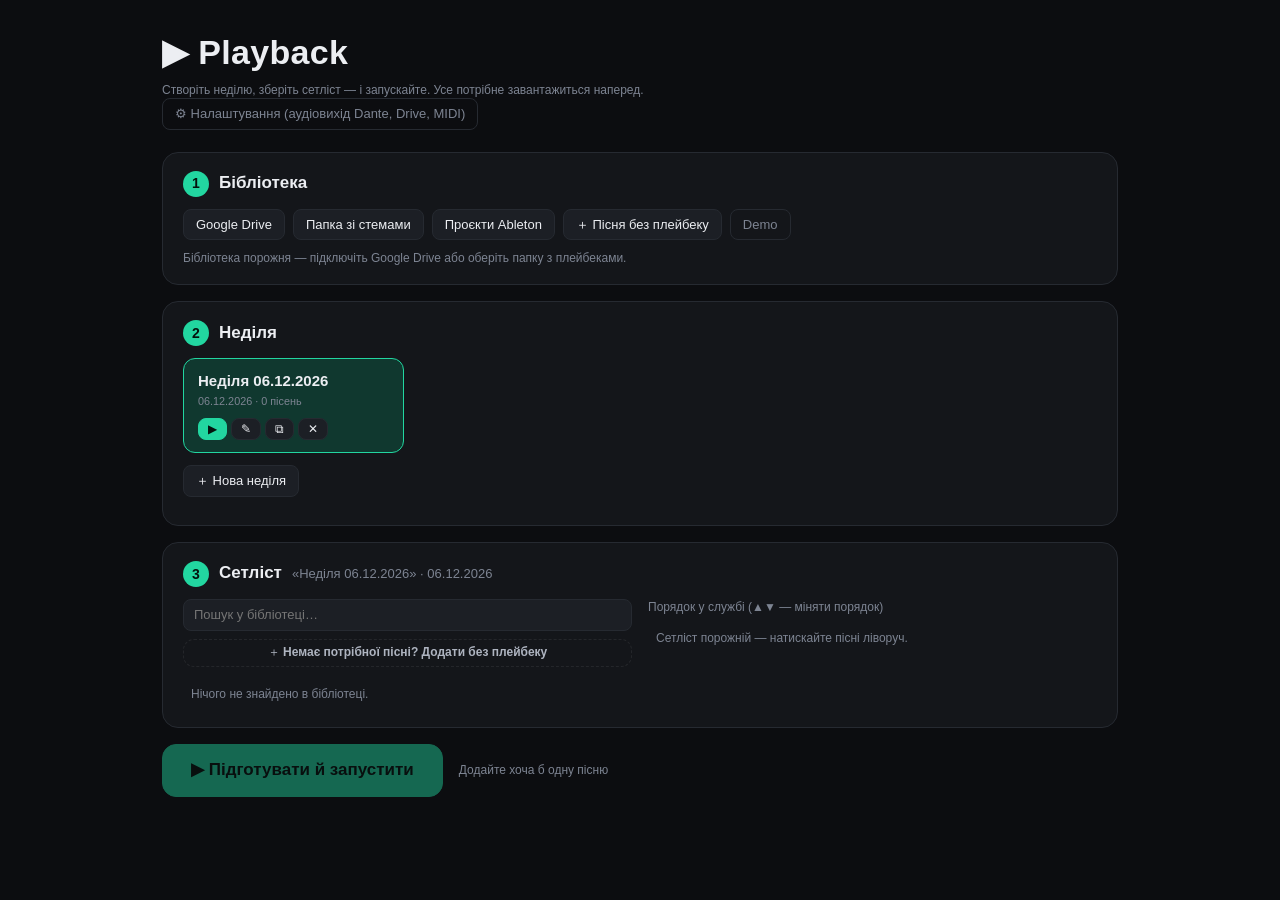
<file: index.html>
<!doctype html>
<html lang="uk">
<head>
<meta charset="utf-8">
<meta name="viewport" content="width=device-width, initial-scale=1">
<title>Playback</title>
<link rel="stylesheet" href="style.css?v=202611181728">
</head>
<body>
<svg width="0" height="0" style="position:absolute" aria-hidden="true">
  <defs>
    <symbol id="i-sections" viewBox="0 0 24 24"><rect x="3" y="4" width="18" height="4" rx="1.5"/><rect x="3" y="10" width="12" height="4" rx="1.5"/><rect x="3" y="16" width="15" height="4" rx="1.5"/></symbol>
    <symbol id="i-tune" viewBox="0 0 24 24"><path d="M4 7h9M17 7h3M4 17h3M11 17h9"/><circle cx="15" cy="7" r="2"/><circle cx="9" cy="17" r="2"/></symbol>
    <symbol id="i-fade" viewBox="0 0 24 24"><path d="M3 5c8 0 10 14 18 14"/><path d="M3 21h18" opacity=".35"/></symbol>
    <symbol id="i-pad" viewBox="0 0 24 24"><path d="M2 12c2-7 4-7 6 0s4 7 6 0 4-7 6 0"/></symbol>
    <symbol id="i-ver" viewBox="0 0 24 24"><circle cx="12" cy="12" r="9"/><path d="M12 7v5l3 2"/></symbol>
    <symbol id="i-export" viewBox="0 0 24 24"><path d="M12 3v12M7 10l5 5 5-5M4 20h16"/></symbol>
    <symbol id="i-upload" viewBox="0 0 24 24"><path d="M12 16V4M7 9l5-5 5 5M4 20h16"/></symbol>
    <symbol id="i-play" viewBox="0 0 24 24"><path d="M8 5l11 7-11 7z" fill="currentColor" stroke="none"/></symbol>
    <symbol id="i-drag" viewBox="0 0 24 24"><g fill="currentColor" stroke="none"><circle cx="9" cy="6" r="1.5"/><circle cx="15" cy="6" r="1.5"/><circle cx="9" cy="12" r="1.5"/><circle cx="15" cy="12" r="1.5"/><circle cx="9" cy="18" r="1.5"/><circle cx="15" cy="18" r="1.5"/></g></symbol>
    <symbol id="i-copy" viewBox="0 0 24 24"><rect x="8" y="8" width="12" height="12" rx="2.5"/><path d="M16 8V6.5A2.5 2.5 0 0 0 13.5 4h-7A2.5 2.5 0 0 0 4 6.5v7A2.5 2.5 0 0 0 6.5 16H8"/></symbol>
    <symbol id="i-anchor" viewBox="0 0 24 24"><path d="M5 4v16M9 12h11M13 8l-4 4 4 4"/></symbol>
    <symbol id="i-merge" viewBox="0 0 24 24"><path d="M4 6h5l3 6 3 6h5M4 18h5l3-6 3-6h5"/></symbol>
    <symbol id="i-trash" viewBox="0 0 24 24"><path d="M4 7h16M10 11v6M14 11v6M6 7l1 13h10l1-13M9 7V4h6v3"/></symbol>
    <symbol id="i-scissors" viewBox="0 0 24 24"><circle cx="6" cy="7" r="2.5"/><circle cx="6" cy="17" r="2.5"/><path d="M8 8.5L20 18M8 15.5L20 6"/></symbol>
    <symbol id="i-undo" viewBox="0 0 24 24"><path d="M9 14L4 9l5-5"/><path d="M4 9h10a6 6 0 0 1 0 12h-3"/></symbol>
    <symbol id="i-mic" viewBox="0 0 24 24"><rect x="9" y="3" width="6" height="11" rx="3"/><path d="M5 11a7 7 0 0 0 14 0M12 18v3"/></symbol>
    <symbol id="i-plus" viewBox="0 0 24 24"><path d="M12 5v14M5 12h14"/></symbol>
    <symbol id="i-lock" viewBox="0 0 24 24"><rect x="5" y="11" width="14" height="9" rx="2.5"/><path d="M8 11V8a4 4 0 0 1 8 0v3"/></symbol>
    <symbol id="i-star" viewBox="0 0 24 24"><path d="M12 3l2.7 5.6 6.1.9-4.4 4.3 1 6.1L12 17l-5.4 2.9 1-6.1L3.2 9.5l6.1-.9z"/></symbol>
    <symbol id="i-up" viewBox="0 0 24 24"><path d="M6 15l6-6 6 6"/></symbol>
    <symbol id="i-down" viewBox="0 0 24 24"><path d="M6 9l6 6 6-6"/></symbol>
    <symbol id="i-join" viewBox="0 0 24 24"><path d="M3 12h5M16 12h5M8 7v10M16 7v10"/></symbol>
    <symbol id="i-alert" viewBox="0 0 24 24"><path d="M12 4l10 17H2z"/><path d="M12 10v5M12 18v.5"/></symbol>
    <symbol id="i-trim" viewBox="0 0 24 24"><path d="M4 6v12M20 6v12M8 12h8M8 12l3-3M8 12l3 3M16 12l-3-3M16 12l-3 3"/></symbol>
  </defs>
</svg>
<div id="home" class="screen">
  <div class="wrap">
    <div class="hero"><div class="logo">▶ Playback</div><div class="hint">Створіть неділю, зберіть сетліст — і запускайте. Усе потрібне завантажиться наперед.</div>
      <div class="row"><button id="hContinue" class="primary" hidden>↩ Повернутись до запуску</button><button id="hSettings" class="ghost">⚙ Налаштування (аудіовихід Dante, Drive, MIDI)</button></div></div>

    <section class="card2">
      <h2><span class="n">1</span> Бібліотека</h2>
      <div class="row">
        <button id="hDrive">Google Drive</button><button id="hLocal">Папка зі стемами</button><button id="hAbleton">Проєкти Ableton</button>
        <button id="hNew" title="Метроном + пад, зберігається під назвою пісні">＋ Пісня без плейбеку</button><button id="hDemo" class="ghost">Demo</button>
      </div>
      <div id="hLibInfo" class="hint"></div>
    </section>

    <section class="card2">
      <h2><span class="n">2</span> Неділя</h2>
      <div id="sundayList" class="sundays"></div>
      <div class="row"><button id="hNewSunday">＋ Нова неділя</button></div>
      <div id="newSunday" class="newsun" hidden>
        <label>Назва <input id="nsuName"></label><label>Дата <input id="nsuDate" type="date"></label>
        <label class="chk"><input type="checkbox" id="nsuCopy"> Почати з сетлісту поточної неділі</label>
        <div class="row"><button id="nsuCreate" class="primary">Створити</button><button id="nsuCancel">Скасувати</button></div>
      </div>
    </section>

    <section class="card2">
      <h2><span class="n">3</span> Сетліст <small id="bTitle"></small></h2>
      <div class="builder">
        <div>
          <input id="bSearch" placeholder="Пошук у бібліотеці…">
          <button id="bQuickBtn" class="btn ghost sm bq-btn" type="button">＋ Немає потрібної пісні? Додати без плейбеку</button>
          <div id="bQuick" class="bquick" hidden>
            <label>Назва пісні<input id="qaName" placeholder="Напр. «Святий Святий»" autocomplete="off"></label>
            <div class="qa-row">
              <label>Темп, BPM<span class="qa-bpm"><input id="qaBpm" type="number" min="30" max="300" step="0.5" value="72"><button id="qaTap" type="button" class="btn sm">Tap</button></span></label>
              <label>Розмір<select id="qaSig"><option>4/4</option><option>3/4</option><option>2/4</option><option>5/4</option><option>6/8</option><option>12/8</option></select></label>
              <label>Дрон-пад<select id="qaKey"><option value="">без паду</option></select></label>
            </div>
            <label class="sw" id="qaAutoRow" hidden><input type="checkbox" id="qaAuto" checked><span class="trk"></span><span class="lbl">Пад стартує разом із піснею</span></label>
            <div class="row" style="margin:6px 0 0"><button id="qaAdd" class="btn solid" type="button">Додати в сетліст</button><button id="qaCancel" class="btn ghost" type="button">Скасувати</button></div>
          </div>
          <ul id="bLib" class="list"></ul>
        </div>
        <div><div class="hint" style="margin-bottom:8px">Порядок у службі (▲▼ — міняти порядок)</div><ul id="bSet" class="list"></ul></div>
      </div>
    </section>

    <div class="cta"><button id="hLaunch" class="primary big">▶ Підготувати й запустити</button><span id="hLaunchInfo" class="hint"></span></div>
  </div>
</div>

<div id="preflight" class="screen" hidden>
  <div class="wrap">
    <h1 id="pfTitle">Підготовка…</h1>
    <div class="pfbar"><i id="pfBar"></i><span id="pfPct">0%</span></div>
    <div id="pfSummary" class="hint" style="margin:8px 0"></div>
    <div id="pfSpeed" class="hint"></div>
    <div id="pfNote" class="hint" style="min-height:18px"></div>
    <div id="pfRows"></div>
    <div class="row" style="margin-top:14px">
      <label>Пам'ять
        <select id="pfMem" class="inline"><option value="economy">Економно: у RAM поточна + наступна пісня</option><option value="full">Повністю: усі пісні в RAM (потрібно багато пам'яті)</option></select></label>
      <label class="chk"><input type="checkbox" id="pfAuto" checked> Входити автоматично, коли все готово</label>
    </div>
    <div class="row">
      <button id="pfEnter" class="primary big" disabled>▶ Увійти в режим запуску</button>
      <button id="pfRetry" hidden>↻ Повторити</button>
      <button id="pfCancel">← Назад</button>
    </div>
    <p class="hint">Що робиться: файли з Drive скачуються в кеш, звук розпаковується, гайди розпізнаються й розставляються секції, а для пісень зі зміненою тональністю/темпом заздалегідь готуються нові версії. У режимі запуску наступна пісня підвантажується у фоні, поки грає поточна.</p>
  </div>
</div>

<header id="top">
  <button id="btnHome" class="tbtn small" title="Домашня сторінка: неділі та сетліст">⌂</button>
  <div class="bpmbox"><b id="bpm">—</b><span id="sig">4/4</span></div>
  <div class="clockbox"><div id="clock">00:00</div><small id="clockSub">0:00 / 0:00</small></div>
  <button id="btnPad" class="tbtn small" title="Пади">PAD</button>

  <div class="transport">
    <button id="btnPrev" class="tbtn" title="Попередня пісня">⏮</button>
    <button id="btnPlay" class="tbtn play" title="Space">▶</button>
    <button id="btnStop" class="tbtn" title="Стоп">■</button>
    <button id="btnNext" class="tbtn" title="Наступна пісня">⏭</button>
    <button id="btnFade" class="tbtn" title="Fade out: плавно затухнути й зупинити">◺</button>
  </div>

  <div class="right">
    <span id="warn" class="warnbadge" hidden title="Зауваження імпорту">⚠</span>
    <button id="btnEdit" class="tbtn small">EDIT</button>
    <button id="btnSetlist" class="tbtn small" title="Бібліотека та сетліст">☰♪</button>
    <button id="btnMenu" class="tbtn small" title="Меню">≡</button>
    <div id="menu" class="menu" hidden>
      <nav id="tabs">
        <button data-tab="patch">Патч / роутинг</button>
        <button data-tab="pads">Пади</button>
        <button data-tab="remote">📱 Пульт (телефон)</button>
        <button data-tab="settings">Налаштування</button>
      </nav>
    </div>
  </div>
</header>

<main>
  <section id="strip">
    <div id="cards" class="cards"><div class="empty">Додайте пісні в сетліст (☰♪) або відкрийте Demo</div></div>
  </section>

  <section id="wave">
    <canvas id="waveCv"></canvas>
    <div id="sections"></div>
    <div id="fadeTail" hidden></div>
    <div id="fadeMark" hidden><span>FADE</span></div>
    <div id="playhead"></div>
    <div id="selbar" hidden><span id="selInfo"></span><button id="selDel">Видалити</button><button id="selClear" title="Esc">✕</button></div>
    <div id="waveHint">Оберіть пісню</div>
  </section>

  <section id="mixer">
    <div id="strips"></div>
    <div id="side">
      <button id="sidePatch" class="sbtn">PATCH</button>
      <button id="sidePad" class="sbtn">PAD<br>PLAYER</button>
      <button id="btnLoop" class="sbtn" title="Зациклити поточну секцію (без пауз)">LOOP</button>
      <button id="sideMute" class="sbtn" title="Вимкнути/увімкнути всі стеми">MUTE<br>ALL</button>
      <div class="masterbox">
        <div class="fader master"><input id="master" type="range" min="0" max="1.5" step="0.01" value="1"></div>
        <div class="nm">Master</div>
      </div>
    </div>
  </section>

  <div class="songbar"><span id="songName">Оберіть пісню</span><small id="songMeta"></small><small id="trimInfo"></small></div>
</main>

<footer><span id="status" class="status"></span></footer>

<!-- Overlay panels -->
<div id="overlay" hidden>
  <div id="sheet">
    <button id="closeSheet" class="close" title="Закрити">✕</button>

    <section id="tab-library" class="tab" hidden>
      <h3>Бібліотека</h3>
      <div class="row">
        <button id="btnDrive">Google Drive</button>
        <button id="btnLocal">Папка</button>
        <button id="btnAbleton" title="Папка з проєктами Ableton (.als)">Ableton</button>
        <button id="btnDemo">Demo</button>
        <button id="btnNewSong" title="Пісня без плейбеку: метроном + пад, зберігається під назвою пісні">＋ Без плейбеку</button>
      </div>
      <input id="search" placeholder="Пошук пісні…">
      <ul id="library" class="list"></ul>
      <h3>Сетліст</h3>
      <ul id="setlist" class="list"></ul>
      <label class="chk"><input type="checkbox" id="chkAuto"> Авто-перехід на наступну пісню</label>
    </section>

    <section id="tab-edit" class="tab edit" hidden>
      <header class="eh">
        <div class="eh-main">
          <div class="eh-kicker">Редактор пісні</div>
          <h2 id="ehTitle">—</h2>
          <div id="ehMeta" class="eh-meta"></div>
        </div>
        <div id="ehChips" class="chips"></div>
      </header>
      <div class="ebody">
        <nav id="enav" class="enav">
          <button data-p="struct" class="on"><svg class="ic"><use href="#i-sections"/></svg><span>Структура</span></button>
          <button data-p="tone"><svg class="ic"><use href="#i-tune"/></svg><span>Тон і темп</span></button>
          <button data-p="fade"><svg class="ic"><use href="#i-fade"/></svg><span>Fade-out</span></button>
          <button data-p="pad"><svg class="ic"><use href="#i-pad"/></svg><span>Пад</span></button>
          <button data-p="ver"><svg class="ic"><use href="#i-ver"/></svg><span>Версії</span></button>
          <button data-p="export"><svg class="ic"><use href="#i-export"/></svg><span>Обрізка й експорт</span></button>
          <div class="enav-foot"><kbd>⌘Z</kbd> скасувати · <kbd>Esc</kbd> закрити</div>
        </nav>

        <div class="epanes">
          <!-- STRUCTURE -->
          <div class="pane on" data-p="struct">
            <details id="report" class="banner" hidden><summary></summary><ul></ul></details>

            <div class="card hero-card">
              <div class="hc-ic"><svg class="ic"><use href="#i-mic"/></svg></div>
              <div class="hc-tx"><b>Секції по Guide</b><span>Апка слухає голосові підказки гайда (Verse, Chorus…) і розставляє секції на таймлайні.</span></div>
              <button id="btnPlayerMk" class="btn" title="Взяти готові секції з плеєр-пакетів ubc-worship-planer на Drive"><svg class="ic"><use href="#i-sections"/></svg>З плеєра…</button>
              <button id="btnDetect" class="btn solid"><svg class="ic"><use href="#i-mic"/></svg>Визначити</button>
              <label class="sw"><input type="checkbox" id="chkDetect"><span class="trk"></span><span class="lbl">Авто для нових пісень</span></label>
            </div>

            <div id="plPanel" class="addpanel" hidden>
              <div class="ap-h"><b>Секції з плеєра ubc-worship-planer</b><button id="plClose" class="ib" title="Закрити">✕</button></div>
              <div id="plInfo" class="muted" style="margin-bottom:10px"></div>
              <input id="plSearch" placeholder="Пошук за назвою проєкту…" style="margin-bottom:10px">
              <div id="plList" class="pl-list"></div>
              <div class="actions"><button id="plRefresh" class="btn ghost sm">↻ Оновити список із Drive</button></div>
            </div>

            <div class="etl-wrap"><div id="etl" class="etl"></div></div>

            <div class="toolbar">
              <div class="grp">
                <button id="btnMark" class="btn"><svg class="ic"><use href="#i-plus"/></svg>Секція тут</button>
                <button id="btnSplit" class="btn"><svg class="ic"><use href="#i-scissors"/></svg>Розділити</button>
              </div>
              <div class="grp">
                <button id="btnUndo" class="btn ghost"><svg class="ic"><use href="#i-undo"/></svg>Скасувати</button>
                <button id="btnResetStruct" class="btn ghost">Скинути</button>
              </div>
              <div class="grp right">
                <button id="joinPrev" class="btn ghost" title="Програти з 4 с до наступного стику"><svg class="ic"><use href="#i-join"/></svg>Прослухати стики</button>
                <label class="mini">Плавність
                  <select id="xfMode"><option value="short">різка · 12 мс</option><option value="mid">звичайна · 30 мс</option><option value="long">м'яка · 80 мс</option></select></label>
              </div>
            </div>

            <div id="quickAdd" class="quick">
              <span class="ql">Додати ще один</span>
              <button data-c="C" style="--c:#22d6a0"><i></i>Приспів</button>
              <button data-c="V" style="--c:#4c9dff"><i></i>Куплет</button>
              <button data-c="B" style="--c:#ff6bb5"><i></i>Брідж</button>
              <button data-c="Pc" style="--c:#ffb020"><i></i>Пре-приспів</button>
              <button data-c="Tg" style="--c:#ff8a4c"><i></i>Тег</button>
              <button data-c="*" style="--c:#8a91a2"><i></i>Інша…</button>
              <span class="qh">спершу оберіть, яку саме секцію повторити і куди вставити</span>
            </div>

            <div id="addPanel" class="addpanel" hidden>
              <div class="ap-h"><b id="apTitle">Додати копію секції</b><button id="apClose" class="ib" title="Закрити">✕</button></div>
              <div class="ap-sec"><label>Яку секцію повторити? <small>можна вибрати кілька — вставляться підряд</small></label><div id="apSrc" class="ap-grid"></div></div>
              <div class="ap-sec"><label>Куди вставити?</label>
                <div id="apWhere" class="seg">
                  <button data-w="cursor" class="on">Після курсору<small id="apCursorName"></small></button>
                  <button data-w="after">Після секції…</button>
                  <button data-w="end">У кінець</button>
                  <button data-w="start">На початок</button>
                </div>
                <select id="apAfter" class="full" hidden></select>
              </div>
              <div class="ap-f">
                <label class="sw"><input type="checkbox" id="apPreview" checked><span class="trk"></span><span class="lbl">Одразу прослухати стик</span></label>
                <div class="actions" style="margin:0"><button id="apAdd" class="btn solid">Додати</button><button id="apCancel" class="btn ghost">Скасувати</button></div>
              </div>
            </div>

            <div class="listhead"><h3>Секції</h3><div id="estSel" class="estsel" hidden><span id="estSelInfo"></span><button id="estSelCopy" class="btn sm" title="Вставити копії вибраних секцій після курсору"><svg class="ic"><use href="#i-copy"/></svg>Копіювати після курсору</button><button id="estSelDel" class="btn danger sm"><svg class="ic"><use href="#i-trash"/></svg>Видалити</button><button id="estSelClear" class="btn ghost sm">Зняти</button></div></div>
            <div id="structList" class="structlist"></div>
            <p class="foot">Перетягніть ⠿ щоб змінити порядок · клік по назві — перейменувати · Shift/Ctrl+клік по кольоровому бейджу — вибрати кілька.</p>
          </div>

          <!-- TONE -->
          <div class="pane" data-p="tone">
            <div class="card">
              <div class="card-h"><h3>Тональність і темп</h3><span class="muted">обробка офлайн · 10–60 с · Click і Guide не транспонуються</span></div>
              <div class="tone-grid">
                <div class="field"><label>Тональність</label>
                  <div class="stepper"><button id="xSemiDn" class="ib" type="button">−</button><div class="sval"><b id="xSemiVal">0</b><small>півтонів</small></div><button id="xSemiUp" class="ib" type="button">+</button></div>
                  <select id="xSemi" hidden></select></div>
                <div class="field wide"><label>Темп <b id="xTempoVal" class="pill">100%</b></label>
                  <input id="xTempo" class="range" type="range" min="70" max="130" step="1" value="100">
                  <div class="rangescale"><span>70%</span><span>100%</span><span>130%</span></div></div>
              </div>
              <div class="actions"><button id="xApply" class="btn solid">Застосувати</button><button id="xReset" class="btn ghost">Скинути до оригіналу</button></div>
            </div>
          </div>

          <!-- FADE -->
          <div class="pane" data-p="fade">
            <div class="card">
              <div class="card-h"><h3>Fade-out у вибраний момент</h3><span class="muted">пісня плавно затихає й сама закінчується</span></div>
              <div id="fadeInfo" class="status-line"></div>
              <div class="field"><label>Тривалість</label>
                <div class="stepper"><button id="fadeDn" class="ib" type="button">−</button><div class="sval"><input id="fadeDur" type="number" min="0.5" max="60" step="0.5" value="4"><small>секунд</small></div><button id="fadeUp" class="ib" type="button">+</button></div></div>
              <div class="actions">
                <button id="fadeSet" class="btn solid"><svg class="ic"><use href="#i-fade"/></svg>Fade з курсору</button>
                <button id="fadeSecEnd" class="btn">Fade в кінці секції</button>
                <button id="fadeTest" class="btn ghost"><svg class="ic fill"><use href="#i-play"/></svg>Прослухати</button>
                <button id="fadeClear" class="btn ghost">Прибрати</button>
              </div>
              <p class="foot">Поставте курсор кліком по хвилі там, де має початись затухання. Fade зберігається з версією пісні й застосовується в експорті. Спершу змінюйте структуру, потім ставте fade.</p>
            </div>
          </div>

          <!-- PAD -->
          <div class="pane" data-p="pad">
            <div class="card">
              <div class="card-h"><h3>Пад пісні</h3><span class="muted">ambient-пад у тональності пісні</span></div>
              <div id="padKeyGrid" class="keygrid"></div>
              <select id="songPadKey" hidden><option value="">— без паду —</option></select>
              <label class="sw big"><input type="checkbox" id="songPadAuto"><span class="trk"></span><span class="lbl">Запускати пад разом із піснею <small>плавний вхід, зупиняється зі стопом</small></span></label>
              <div class="actions"><button id="songPadNow" class="btn"><svg class="ic fill"><use href="#i-play"/></svg>Пад зараз</button><button id="btnClickSettings" class="btn" hidden>⚙ Налаштування метронома</button></div>
            </div>
          </div>

          <!-- VERSIONS -->
          <div class="pane" data-p="ver">
            <div class="card">
              <div class="card-h"><h3>Збережені версії</h3><span class="muted">те, що грається щонеділі</span></div>
              <div class="field"><label>Версія</label><select id="verSel" class="full"></select></div>
              <div class="actions">
                <button id="verApply" class="btn solid">Застосувати</button>
                <button id="verSave" class="btn"><svg class="ic"><use href="#i-plus"/></svg>Зберегти як нову…</button>
                <button id="verOverwrite" class="btn ghost">Перезаписати</button>
                <button id="verMain" class="btn ghost"><svg class="ic"><use href="#i-star"/></svg>Основна</button>
                <button id="verDelete" class="btn ghost danger-t">Видалити</button>
              </div>
              <label class="sw big pin"><input type="checkbox" id="chkPin"><span class="trk"></span><span class="lbl"><svg class="ic"><use href="#i-lock"/></svg>Закріпити основну версію <small>щоразу відкривається саме вона; структуру й тон не змінити випадково</small></span></label>
              <div id="verInfo" class="status-line"></div>
              <p class="foot">Версія зберігає структуру, мітки, тональність і темп, мікс, fade-out, пад і режим переходу.</p>
            </div>
            <div class="card">
              <div class="card-h"><h3>Обмін між лідерами</h3></div>
              <p class="muted" style="margin:0 0 12px">Експортуйте версії й покладіть <b>playback-versions.json</b> у головну папку Playback на Drive — апка сама підтягне файл при підключенні.</p>
              <div class="actions"><button id="verExport" class="btn"><svg class="ic"><use href="#i-export"/></svg>Експорт версій</button><button id="verImport" class="btn"><svg class="ic"><use href="#i-upload"/></svg>Імпорт версій</button><input type="file" id="verFile" accept=".json,application/json" hidden></div>
            </div>
          </div>

          <!-- EXPORT -->
          <div class="pane" data-p="export">
            <div class="card">
              <div class="card-h"><h3>Початок і кінець пісні</h3><span class="muted">діє, поки структуру не змінено</span></div>
              <div class="actions">
                <button id="btnStartHere" class="btn"><svg class="ic"><use href="#i-anchor"/></svg>Старт тут</button>
                <button id="btnEndHere" class="btn"><svg class="ic"><use href="#i-trim"/></svg>Кінець тут</button>
                <button id="btnClearTrim" class="btn ghost">Скинути обрізку</button>
              </div>
            </div>
            <div class="card">
              <div class="card-h"><h3>Експорт стемів</h3><span class="muted">WAV 24-bit · зі змінами структури, тону/темпу й fade-out</span></div>
              <div class="actions"><button id="btnExport" class="btn solid"><svg class="ic"><use href="#i-export"/></svg>Експортувати в папку…</button></div>
              <p class="foot">Оберіть папку (наприклад синхронізовану з Drive): для пісні створиться підпапка зі стемами.</p>
            </div>
          </div>
        </div>
      </div>
    </section>

    <section id="tab-patch" class="tab" hidden>
      <h3>Патч / роутинг</h3>
      <div class="row">
        <button id="patchAuto">Авто-патч (пари підряд)</button>
        <button id="patchMain">Усе на 1–2</button>
        <button id="patchClear">Очистити</button>
        <button id="patchSmart" title="Click → вихід 3, Guide → вихід 4, решта → 1–2">Smart (Click/Guide окремо)</button>
      </div>
      <div class="row">
        <select id="presetSel" class="inline"></select>
        <button id="presetSave">Зберегти пресет</button>
        <button id="presetLoad">Застосувати</button>
        <button id="presetDel">Видалити</button>
        <span class="hint">Клік по заголовку виходу — тестовий тон. Патч запам'ятовується за назвою стему.</span>
      </div>
      <div id="matrix" class="matrix-wrap"></div>
    </section>

    <section id="tab-pads" class="tab" hidden>
      <h3>Ambient-пади</h3>
      <p class="hint">Грають незалежно від пісні й мають власні виходи. Натисніть тональність — плавний вхід; ще раз — плавний вихід.</p>
      <div id="padKeys" class="padkeys"></div>
      <div class="form">
        <label>Вихід L <select id="padL"></select></label>
        <label>Вихід R <select id="padR"></select></label>
        <label>Гучність <input id="padVol" type="range" min="0" max="1" step="0.01"></label>
        <button id="padStop">■ Зупинити пад</button>
      </div>
    </section>

    <section id="tab-newsong" class="tab" hidden>
      <h3 id="nsTitle">Нова пісня без плейбеку</h3>
      <div class="form">
        <label>Назва пісні (під цією назвою проєкт зберігається) <input id="nsName" placeholder="Напр. «Святий Святий»"></label>
        <label>Темп, BPM <span class="row" style="margin:0"><input id="nsBpm" type="number" min="30" max="300" step="0.5" style="width:110px"><button id="nsTap" type="button">Tap</button></span></label>
        <label>Розмір <select id="nsSig"><option>4/4</option><option>3/4</option><option>2/4</option><option>5/4</option><option>6/8</option><option>12/8</option></select></label>
        <label>Підрозділ (тихі кліки) <select id="nsSub"><option value="none">немає</option><option value="8th">восьмі</option><option value="16th">шістнадцяті</option></select></label>
        <label>Довжина, тактів <input id="nsBars" type="number" min="4" max="600" value="100" style="width:110px"></label>
        <label>Пад (тональність) <select id="nsKey"><option value="">— без паду —</option></select></label>
        <label class="chk"><input type="checkbox" id="nsAuto"> Запускати пад разом із пісенню</label>
      </div>
      <div class="row">
        <button id="nsSave" class="primary">Зберегти й відкрити</button>
        <button id="nsCancel">Скасувати</button>
        <button id="nsDelete" hidden style="color:var(--bad)">Видалити пісню</button>
      </div>
      <p class="hint">Метроном: акцент на першій долі, окремий стем «Click» (патчиться на свій вихід, Smart-патч відправляє його на вихід 3). Секції, fade-out, версії, закріплення працюють як зі звичайною піснею. Проєкт зберігається під назвою пісні й потрапляє в експорт версій (його побачать інші лідери, якщо файл лежить на Drive).</p>
    </section>

    <section id="tab-remote" class="tab" hidden>
      <h3>Керування з телефона</h3>
      <label class="chk"><input type="checkbox" id="remoteOn"> Увімкнути віддалене керування (телефон і ноутбук мають бути онлайн; звук лишається на ноутбуці)</label>
      <div id="remoteBox" hidden>
        <div class="remote">
          <div id="remoteQr" class="qr"></div>
          <div>
            <p class="hint">Відскануйте QR камерою телефона — відкриється пульт. Додайте сторінку на головний екран, щоб відкривати одним тапом (код і PIN запам'ятаються).</p>
            <label class="form">Посилання <input id="remoteUrl" readonly></label>
            <div class="row"><button id="remoteCopy">Копіювати</button><button id="remoteNew" title="Скинути старі підключення і створити новий код/PIN">Новий код</button></div>
            <p>PIN: <b id="remotePin" style="font-size:20px;letter-spacing:.2em"></b> · код: <small id="remoteCode"></small></p>
            <div id="remoteInfo" class="hint"></div>
          </div>
        </div>
        <p class="hint">Як це працює: команди йдуть напряму між телефоном і ноутбуком (WebRTC), через інтернет проходить лише початкове з'єднання (безкоштовний сервер PeerJS). Без PIN підключитись неможливо. «Новий код» відключає всі телефони.</p>
      </div>
    </section>

    <section id="tab-settings" class="tab" hidden>
      <h3>Аудіовихід (Dante)</h3>
      <div class="form">
        <label>Пристрій <select id="device"></select></label>
        <button id="btnPickDevice">Вибрати пристрій…</button>
        <label>Кількість виходів <select id="outCount"></select></label>
        <div id="deviceInfo" class="hint"></div>
      </div>
      <p class="hint">Встановіть <b>Dante Virtual Soundcard</b> (Mac/Win), у Chrome оберіть її як вихід. Канали DVS (до 64) з'являться тут як виходи; підписки DVS → пульт робляться в Dante Controller. Sample rate DVS — 48 kHz.</p>

      <h3>Пам'ять</h3>
      <label class="chk"><input type="checkbox" id="chkPre"> Заздалегідь розпаковувати наступну пісню сетлісту (швидший перехід, але до 2× більше RAM)</label>
      <p class="hint">Файли з Drive зберігаються в кеші браузера й повторно не завантажуються (статус після відкриття пісні показує «з локального кешу» або скільки завантажено). Повторне відкриття пісні лише розпаковує звук.</p>

      <h3>MIDI-пульт</h3>
      <div class="form"><button id="btnMidi">Увімкнути MIDI</button><div id="midiInfo" class="hint"></div></div>
      <p class="hint">Ноти: 60 Play/Pause · 61 Stop · 62 наступна пісня · 63 попередня · 64 наступна секція · 65 Loop · 66 Fade out. Клавіші: Space, → наступна секція, ← на початок.</p>

      <h3>Google Drive</h3>
      <div class="form">
        <label>OAuth Client ID <input id="clientId" placeholder="xxxx.apps.googleusercontent.com"></label>
        <label>Папка з плейбеками (посилання або ID) <input id="rootFolder" placeholder="https://drive.google.com/drive/folders/…"></label>
        <button id="btnSaveDrive">Зберегти</button>
      </div>
      <p class="hint">Структура: головна папка → підпапка на пісню → аудіофайли-стеми. Назва файлу = назва стему. Файли кешуються в браузері.</p>
    </section>
  </div>
</div>
<script type="module" src="app.js?v=202611181728"></script>
</body>
</html>
</file>
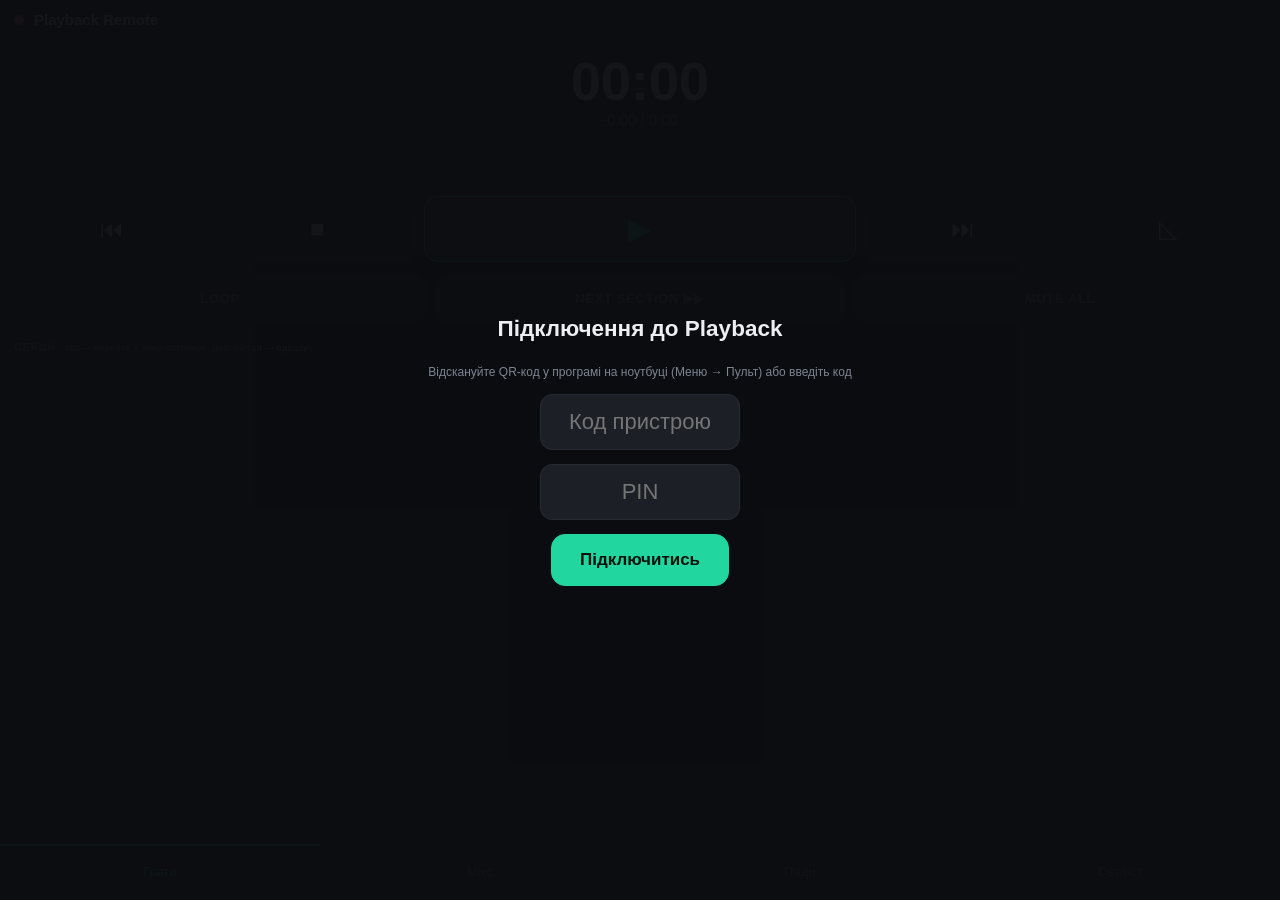
<file: remote.html>
<!doctype html>
<html lang="uk">
<head>
<meta charset="utf-8">
<meta name="viewport" content="width=device-width, initial-scale=1, maximum-scale=1, user-scalable=no, viewport-fit=cover">
<meta name="apple-mobile-web-app-capable" content="yes">
<meta name="theme-color" content="#0c0d10">
<title>Playback Remote</title>
<style>
:root{--bg:#0c0d10;--panel:#14161a;--p2:#1c1f25;--p3:#262a32;--line:#262a31;--fg:#eceef2;--dim:#7d8492;--acc:#22d6a0;--warn:#ffb020;--bad:#ff5d5d}
*{box-sizing:border-box;-webkit-tap-highlight-color:transparent}
html,body{margin:0;height:100%;overflow:hidden;background:var(--bg);color:var(--fg);font:15px/1.35 -apple-system,BlinkMacSystemFont,"Segoe UI",sans-serif;user-select:none;-webkit-user-select:none;touch-action:manipulation}
button{font:inherit;color:inherit;background:var(--p2);border:1px solid var(--line);border-radius:14px;padding:0;cursor:pointer}
button:active{background:var(--p3)}
#app{display:flex;flex-direction:column;height:100%;padding:env(safe-area-inset-top) 0 env(safe-area-inset-bottom)}
header{display:flex;align-items:center;gap:10px;padding:10px 14px;background:var(--panel);border-bottom:1px solid var(--line)}
#dot{width:10px;height:10px;border-radius:50%;background:var(--bad);flex:none}
#dot.ok{background:var(--acc)}
#song{flex:1;font-weight:600;white-space:nowrap;overflow:hidden;text-overflow:ellipsis}
#bpm{color:var(--dim);font-size:13px}
.view{flex:1;overflow:auto;padding:12px 14px;display:none}
.view.on{display:block}
#clock{font-size:54px;font-weight:600;font-variant-numeric:tabular-nums;text-align:center;line-height:1.05}
#sub{text-align:center;color:var(--dim);font-variant-numeric:tabular-nums;margin-bottom:8px}
#bar{position:relative;height:46px;border-radius:10px;overflow:hidden;background:var(--panel);border:1px solid var(--line);margin:6px 0 12px}
#bar .seg{position:absolute;top:0;bottom:0;opacity:.35}
#bar .ph{position:absolute;top:0;bottom:0;width:3px;background:#fff;box-shadow:0 0 6px #fff}
#bar .fadeb{position:absolute;top:0;bottom:0;background:linear-gradient(to right,rgba(12,13,16,0),rgba(12,13,16,.9));border-left:2px dashed var(--warn)}
.tr{display:grid;grid-template-columns:1fr 1fr 2.2fr 1fr 1fr;gap:8px;margin-bottom:12px}
.tr button{height:66px;font-size:24px}
#play{background:#0f2f27;border-color:var(--acc);color:var(--acc);font-size:30px}
#play.playing{background:var(--acc);color:#04120d}
.row2{display:grid;grid-template-columns:1fr 1fr 1fr;gap:8px;margin-bottom:12px}
.row2 button{height:50px;font-size:13px;font-weight:700;letter-spacing:.05em;color:var(--dim)}
.row2 button.on{background:var(--acc);border-color:var(--acc);color:#04120d}
#chips{display:flex;flex-wrap:wrap;gap:8px}
.chip{min-width:62px;height:52px;padding:0 12px;border:2px solid var(--c);color:var(--c);border-radius:14px;font-weight:700;font-size:15px;background:rgba(12,13,16,.6);display:flex;flex-direction:column;align-items:center;justify-content:center;line-height:1.1}
.chip small{font-size:10px;font-weight:500;opacity:.8}
.chip.cur{background:var(--c);color:#0c0d10}
.chip.q{outline:3px solid #fff;outline-offset:2px}
h4{margin:16px 0 8px;font-size:11px;text-transform:uppercase;letter-spacing:.08em;color:var(--dim)}
.hint{color:var(--dim);font-size:12px;margin-top:6px}
#status{color:var(--dim);font-size:12px;text-align:center;margin-top:10px;min-height:16px}
nav{display:grid;grid-template-columns:repeat(4,1fr);background:var(--panel);border-top:1px solid var(--line)}
nav button{border:0;border-radius:0;background:transparent;height:56px;color:var(--dim);font-size:13px}
nav button.on{color:var(--acc);box-shadow:inset 0 2px 0 var(--acc)}
#strips{display:flex;gap:8px;overflow-x:auto;padding-bottom:6px}
.st{flex:0 0 64px;display:flex;flex-direction:column;align-items:center;gap:6px;background:var(--panel);border:1px solid var(--line);border-radius:12px;padding:8px 2px}
.st .ms{display:flex;gap:4px}
.st .ms button{width:26px;height:26px;border-radius:7px;font-size:12px;font-weight:700;color:var(--dim)}
.st .ms .m.on{background:var(--bad);border-color:var(--bad);color:#fff}
.st .ms .s.on{background:var(--warn);border-color:var(--warn);color:#201400}
.st input[type=range]{writing-mode:vertical-lr;direction:rtl;height:230px;width:40px;margin:0;accent-color:var(--acc)}
.st .n{font-size:11px;text-align:center;color:#8fe9cd;height:28px;overflow:hidden;line-height:1.15}
#master{width:100%;accent-color:var(--acc);height:36px}
.padk{display:grid;grid-template-columns:repeat(4,1fr);gap:10px}
.padk button{height:74px;font-size:20px;font-weight:700}
.padk button.on{background:var(--acc);border-color:var(--acc);color:#04120d}
.songitem{display:flex;align-items:center;gap:10px;padding:14px;border-radius:12px;background:var(--panel);border:1px solid var(--line);margin-bottom:8px}
.songitem.cur{border-color:var(--acc);background:#10382f}
.songitem .i{color:var(--dim);width:22px}
#conn{position:fixed;inset:0;background:rgba(12,13,16,.96);display:none;align-items:center;justify-content:center;flex-direction:column;gap:14px;padding:28px;text-align:center;z-index:10}
#conn.on{display:flex}
#conn input{font:inherit;font-size:22px;text-align:center;padding:12px;border-radius:12px;background:var(--p2);border:1px solid var(--line);color:var(--fg);width:200px;user-select:text;-webkit-user-select:text}
#conn button{padding:14px 28px;font-size:17px;background:var(--acc);color:#04120d;border-color:var(--acc);font-weight:700}
</style>
</head>
<body>
<div id="app">
  <header><span id="dot"></span><span id="song">Playback Remote</span><span id="bpm"></span></header>

  <section id="v-play" class="view on">
    <div id="clock">00:00</div><div id="sub">-0:00 / 0:00</div>
    <div id="bar"></div>
    <div class="tr">
      <button id="prev">⏮</button><button id="stop">■</button><button id="play">▶</button><button id="next">⏭</button><button id="fade" title="Fade out">◺</button>
    </div>
    <div class="row2"><button id="loop">LOOP</button><button id="nextsec">NEXT SECTION ▶▶</button><button id="mute">MUTE ALL</button></div>
    <h4>Секції <small style="text-transform:none;letter-spacing:0">· тап — перейти в кінці поточної · довгий тап — одразу</small></h4>
    <div id="chips"></div>
    <div id="status"></div>
  </section>

  <section id="v-mix" class="view">
    <h4>Master</h4><input id="master" type="range" min="0" max="1.5" step="0.01">
    <h4>Стеми</h4><div id="strips"></div>
  </section>

  <section id="v-pads" class="view">
    <h4>Ambient-пади</h4><div class="padk" id="padk"></div>
    <div class="row2" style="margin-top:14px;grid-template-columns:1fr"><button id="padstop">■ Зупинити пад</button></div>
  </section>

  <section id="v-set" class="view"><h4>Сетліст</h4><div id="setlist"></div></section>

  <nav id="nav"><button data-v="play" class="on">Грати</button><button data-v="mix">Мікс</button><button data-v="pads">Пади</button><button data-v="set">Сетліст</button></nav>
</div>

<div id="conn">
  <h2 style="margin:0">Підключення до Playback</h2>
  <div class="hint" id="connMsg">Відскануйте QR-код у програмі на ноутбуці (Меню → Пульт) або введіть код</div>
  <input id="inId" placeholder="Код пристрою" autocapitalize="off" autocomplete="off">
  <input id="inPin" placeholder="PIN" inputmode="numeric" maxlength="4">
  <button id="go">Підключитись</button>
</div>
<script src="vendor/peerjs.min.js"></script>
<script src="remote.js"></script>
</body>
</html>
</file>
<file: style.css>
:root{--bg:#0c0d10;--panel:#14161a;--panel2:#1c1f25;--panel3:#262a32;--line:#262a31;--fg:#eceef2;--dim:#7d8492;--acc:#22d6a0;--acc2:#0f6e55;--warn:#ffb020;--bad:#ff5d5d}
*{box-sizing:border-box}
html,body{height:100%;margin:0;overflow:hidden}
body{background:var(--bg);color:var(--fg);font:13px/1.35 -apple-system,BlinkMacSystemFont,"Segoe UI",sans-serif;display:flex;flex-direction:column;user-select:none}
button,select,input{font:inherit;color:inherit}
button{background:var(--panel2);border:1px solid var(--line);border-radius:8px;padding:6px 12px;cursor:pointer}
button:hover{border-color:#3a404b}
button.on{background:var(--acc);border-color:var(--acc);color:#04120d}
input:not([type=range]):not([type=checkbox]),select{background:var(--panel2);border:1px solid var(--line);border-radius:8px;padding:6px 10px;width:100%}
small,.hint{color:var(--dim)}
.hint{font-size:12px}
[hidden]{display:none!important}

/* top bar */
#top{display:flex;align-items:center;gap:14px;padding:10px 14px;background:var(--panel);border-bottom:1px solid var(--line)}
.bpmbox{display:flex;flex-direction:column;align-items:center;min-width:46px;line-height:1.1}
.bpmbox b{font-size:20px;font-weight:600}
.bpmbox span{font-size:12px;color:var(--dim);border-top:1px solid var(--line);margin-top:2px;padding-top:2px;width:100%;text-align:center}
.clockbox{min-width:104px}
#clock{font-size:30px;font-weight:600;font-variant-numeric:tabular-nums;letter-spacing:.5px;line-height:1}
#clockSub{font-variant-numeric:tabular-nums;font-size:11px}
.tbtn{background:var(--panel2);border:1px solid var(--line);border-radius:10px;height:48px;min-width:64px;font-size:18px;padding:0 16px}
.tbtn.small{height:36px;min-width:0;font-size:12px;font-weight:600;letter-spacing:.06em;padding:0 12px;color:var(--dim)}
.tbtn.small.on{color:#04120d}
.transport{display:flex;gap:6px;margin:0 auto}
.tbtn.play{min-width:150px;color:var(--acc);font-size:22px}
.tbtn.play.playing{background:#0f2f27;border-color:var(--acc)}
.right{display:flex;gap:8px;align-items:center;position:relative}
.warnbadge{color:var(--warn);font-size:18px;cursor:pointer}
.menu{position:absolute;right:0;top:44px;background:var(--panel2);border:1px solid var(--line);border-radius:10px;padding:6px;z-index:30;min-width:200px}
.menu button{display:block;width:100%;text-align:left;border:0;background:transparent;padding:9px 10px}
.menu button:hover{background:var(--panel3)}

main{flex:1;display:flex;flex-direction:column;min-height:0;position:relative}

/* song cards */
#strip{padding:10px 14px 4px;background:var(--bg)}
.cards{display:flex;gap:10px;overflow-x:auto;padding-bottom:8px;scrollbar-width:thin}
.cards .empty{color:var(--dim);padding:30px 0}
.card{flex:none;width:150px;cursor:pointer}
.card .art{height:100px;border-radius:8px;position:relative;overflow:hidden;display:flex;align-items:center;justify-content:center;font-size:34px;font-weight:700;color:rgba(255,255,255,.55);letter-spacing:.02em}
.card .art i{position:absolute;right:6px;top:4px;font-style:normal;font-size:14px;color:#fff;opacity:.8}
.card .nm{margin-top:6px;white-space:nowrap;overflow:hidden;text-overflow:ellipsis;color:var(--dim)}
.card .nm em{font-style:normal;color:var(--dim);margin-left:4px}
.card.cur .art{outline:2px solid var(--acc);outline-offset:1px}
.card.cur .nm{color:var(--fg);font-weight:600}
.card.cur .nm::before{content:"▶ ";color:var(--acc)}

/* waveform + sections */
#wave{position:relative;height:150px;margin:0 14px;background:var(--panel);border:1px solid var(--line);border-radius:10px;overflow:hidden;cursor:pointer}
#waveCv{position:absolute;inset:0;width:100%;height:100%}
#sections{position:absolute;inset:0;pointer-events:none}
.sec{position:absolute;top:0;bottom:0;border-left:1px solid rgba(255,255,255,.18);pointer-events:none}
.sec .bg{position:absolute;inset:0;opacity:.14;background:var(--c)}
.sec .bar{position:absolute;left:0;right:0;top:0;height:3px;background:var(--c)}
.sec.cur .bg{opacity:.28}
.sec .badge{position:absolute;left:5px;top:8px;min-width:24px;height:24px;padding:0 6px;border-radius:12px;border:1.5px solid var(--c);color:var(--c);background:rgba(12,13,16,.8);font-size:11px;font-weight:700;display:flex;align-items:center;justify-content:center;pointer-events:auto;cursor:pointer}
.sec.queued .badge{background:var(--c);color:#0c0d10}
#playhead{position:absolute;top:0;bottom:0;width:2px;background:#fff;box-shadow:0 0 6px rgba(255,255,255,.5);left:0;pointer-events:none}
#waveHint{position:absolute;inset:0;display:flex;align-items:center;justify-content:center;color:var(--dim);pointer-events:none}

/* mixer */
#mixer{flex:1;display:flex;margin:10px 14px 0;min-height:0;background:var(--panel);border:1px solid var(--line);border-radius:10px;overflow:hidden}
#strips{flex:1;display:flex;overflow-x:auto;overflow-y:hidden;scrollbar-width:thin}
.strip{flex:1 0 60px;max-width:96px;min-width:56px;display:flex;flex-direction:column;align-items:center;padding:8px 2px 6px;border-right:1px solid var(--line);gap:6px}
.strip .ms{display:flex;gap:3px}
.strip .ms button{padding:1px 0;width:24px;height:22px;font-size:11px;font-weight:700;border-radius:6px;color:var(--dim)}
.strip .ms .m.on{background:var(--bad);border-color:var(--bad);color:#fff}
.strip .ms .s.on{background:var(--warn);border-color:var(--warn);color:#201400}
.fader{flex:1;min-height:80px;position:relative;width:34px;display:flex;justify-content:center}
.fader::before{content:"";position:absolute;top:6px;bottom:6px;left:50%;width:6px;margin-left:-3px;background:#0a0b0d;border:1px solid var(--line);border-radius:3px}
.fader .meter{position:absolute;top:7px;bottom:7px;left:50%;width:4px;margin-left:-2px;border-radius:2px;overflow:hidden;pointer-events:none}
.fader .meter i{position:absolute;left:0;right:0;bottom:0;background:linear-gradient(to top,var(--acc2),var(--acc) 75%,var(--warn) 92%,var(--bad));height:0}
.fader input[type=range]{writing-mode:vertical-lr;direction:rtl;height:100%;width:34px;margin:0;background:transparent;-webkit-appearance:none;appearance:none;position:relative}
.fader input[type=range]::-webkit-slider-runnable-track{background:transparent;width:100%}
.fader input[type=range]::-webkit-slider-thumb{-webkit-appearance:none;width:32px;height:16px;border-radius:3px;background:linear-gradient(#3a3f49,#262a32);border:1px solid #4a505c;box-shadow:inset 0 0 0 5px transparent}
.fader input[type=range]::-webkit-slider-thumb{background:linear-gradient(#3a3f49,#262a32) padding-box;position:relative}
.fader input[type=range]:focus{outline:none}
.strip .nm,.masterbox .nm{font-size:11px;text-align:center;height:28px;line-height:1.15;overflow:hidden;word-break:break-word;color:#8fe9cd}
.strip .rt{font-size:9px;color:var(--dim);height:11px}
#side{width:104px;flex:none;display:flex;flex-direction:column;gap:6px;padding:8px;border-left:1px solid var(--line);background:#101216}
.sbtn{font-size:10px;font-weight:700;letter-spacing:.06em;padding:8px 4px;border-radius:6px;color:var(--dim);line-height:1.2}
.masterbox{flex:1;display:flex;flex-direction:column;align-items:center;min-height:90px;margin-top:4px}
.masterbox .fader{width:40px}

.songbar{padding:6px 14px 8px;display:flex;gap:10px;align-items:baseline;color:var(--dim)}
#songName{color:var(--fg);font-weight:600}
footer{padding:4px 14px;border-top:1px solid var(--line);background:var(--panel);font-size:11px;color:var(--dim);min-height:24px}

/* overlay sheet */
#overlay{position:fixed;inset:0;background:rgba(0,0,0,.6);z-index:60;display:flex;justify-content:center;align-items:flex-start;padding:40px 20px;overflow:auto}
#sheet{position:relative;background:var(--panel);border:1px solid var(--line);border-radius:14px;width:min(980px,100%);padding:20px 22px 24px;user-select:text}
.close{position:absolute;right:12px;top:10px;border:0;background:transparent;font-size:18px;color:var(--dim)}
#sheet h3{margin:18px 0 8px;font-size:11px;text-transform:uppercase;letter-spacing:.08em;color:var(--dim)}
#sheet h3:first-child{margin-top:0}
.row{display:flex;gap:8px;flex-wrap:wrap;align-items:center;margin-bottom:10px}
.list{list-style:none;margin:8px 0 0;padding:0;max-height:280px;overflow:auto}
.list li{display:flex;align-items:center;gap:6px;padding:7px 8px;border-radius:8px;cursor:pointer}
.list li:hover{background:var(--panel2)}
.list li.cur{background:#10382f;outline:1px solid var(--acc)}
.list li span{flex:1;overflow:hidden;text-overflow:ellipsis;white-space:nowrap}
.list li button{padding:1px 8px}
.list li button.up,.list li button.dn{padding:1px 6px;font-size:10px}
.matrix-wrap{overflow:auto;border:1px solid var(--line);border-radius:12px;background:var(--panel)}
table.matrix{border-collapse:collapse}
.matrix th,.matrix td{border:1px solid var(--line);text-align:center;padding:0}
.matrix th.stem{position:sticky;left:0;background:var(--panel2);padding:6px 12px;text-align:left;white-space:nowrap;z-index:1}
.matrix th.out{min-width:58px;cursor:pointer;background:var(--panel2);font-weight:500;padding:4px}
.matrix th.out:hover{color:var(--acc)}
.matrix th.out input{width:54px;font-size:11px;padding:2px 4px;text-align:center;margin-top:2px}
.matrix td{width:58px;height:34px;cursor:pointer}
.matrix td:hover{background:var(--panel2)}
.matrix td.on{background:var(--acc)}
.form{display:grid;gap:10px;max-width:560px;margin-bottom:10px}
.form label{display:grid;gap:4px;color:var(--dim);font-size:12px}
.xf{gap:8px;color:var(--dim)}
.xf input[type=range]{width:110px}
.xf b{color:var(--fg);min-width:38px;font-variant-numeric:tabular-nums}
select.inline{width:auto}
.chk{display:flex;gap:6px;align-items:center;font-size:12px;color:var(--dim);margin-top:10px}
.chk input{width:auto}
.padkeys{display:grid;grid-template-columns:repeat(6,64px);gap:8px;margin:12px 0 16px}
.padkeys button{height:56px;font-size:16px;font-weight:600}
#report{color:var(--warn);font-size:12px;margin-top:14px}
#report ul{margin:6px 0 0;padding-left:18px;color:var(--dim)}
@media (max-width:760px){.clockbox{min-width:80px}#clock{font-size:22px}.tbtn{min-width:44px;padding:0 10px}.tbtn.play{min-width:80px}#side{width:78px}}
.structlist{margin:8px 0 6px;display:flex;flex-direction:column;gap:4px;max-height:340px;overflow:auto}
.srow{display:flex;align-items:center;gap:5px;padding:4px 6px;background:var(--panel2);border-radius:8px}
.srow .sb{min-width:30px;height:24px;border-radius:12px;border:1.5px solid var(--c);color:var(--c);font-size:11px;font-weight:700;display:flex;align-items:center;justify-content:center;padding:0 6px}
.srow .sn{flex:1;min-width:90px;padding:3px 8px!important}
.srow .st{font-size:11px;color:var(--dim);min-width:118px;font-variant-numeric:tabular-nums}
.srow button{padding:1px 7px;font-size:12px}
.card .art i{cursor:pointer;padding:0 4px}
#selbar{position:absolute;right:10px;top:8px;z-index:6;display:flex;gap:8px;align-items:center;background:rgba(12,13,16,.92);border:1px solid var(--acc);border-radius:10px;padding:5px 8px;font-size:12px}
#selbar button{padding:3px 10px;font-size:12px}
#selDel{background:var(--bad);border-color:var(--bad);color:#fff}
.sec.sel .bg{opacity:.4}
.sec.sel{outline:2px solid #fff;outline-offset:-2px}
.srow.sel{outline:1px solid var(--acc);background:#10382f}
.srow .ck{width:auto}
#fadeMark{position:absolute;top:0;bottom:0;z-index:2;pointer-events:none;border-left:2px dashed var(--warn);background:linear-gradient(to right,rgba(12,13,16,0),rgba(12,13,16,.88))}
#fadeMark span{position:absolute;left:4px;bottom:4px;font-size:10px;font-weight:700;letter-spacing:.08em;color:var(--warn)}
#fadeTail{position:absolute;top:0;bottom:0;z-index:2;pointer-events:none;background:rgba(12,13,16,.88)}
.remote{display:flex;gap:20px;flex-wrap:wrap;margin-top:12px}
.qr{width:200px;height:200px;background:#fff;border-radius:12px;padding:6px;flex:none}
.qr svg{width:100%;height:100%}
button.primary{background:var(--acc);border-color:var(--acc);color:#04120d;font-weight:600}

/* home + preflight */
.screen{position:fixed;inset:0;z-index:40;background:var(--bg);overflow:auto;user-select:text}
.screen .wrap{max-width:1000px;margin:0 auto;padding:30px 22px 70px}
.hero{margin-bottom:22px}
.logo{font-size:34px;font-weight:700;letter-spacing:.01em;margin-bottom:6px}
.card2{background:var(--panel);border:1px solid var(--line);border-radius:16px;padding:18px 20px;margin-bottom:16px}
.card2 h2{margin:0 0 12px;font-size:17px;display:flex;align-items:center;gap:10px}
.card2 h2 small{font-weight:400;color:var(--dim);font-size:13px}
.card2 .n{width:26px;height:26px;border-radius:50%;background:var(--acc);color:#04120d;font-size:14px;display:inline-flex;align-items:center;justify-content:center}
.sundays{display:grid;grid-template-columns:repeat(auto-fill,minmax(220px,1fr));gap:10px;margin-bottom:12px}
.sun{background:var(--p2);border:1px solid var(--line);border-radius:12px;padding:12px 14px;cursor:pointer;display:flex;flex-direction:column;gap:2px}
.sun.cur{border-color:var(--acc);background:#10382f}
.sun b{font-size:15px}
.sun small{color:var(--dim)}
.sun .acts{display:flex;gap:4px;margin-top:8px}
.sun .acts button{padding:2px 9px;font-size:12px}
.sun .acts .go{background:var(--acc);border-color:var(--acc);color:#04120d}
.newsun{display:grid;gap:10px;max-width:420px;margin-top:6px}
.newsun label{display:grid;gap:4px;color:var(--dim);font-size:12px}
.newsun label.chk{display:flex}
.builder{display:grid;grid-template-columns:1fr 1fr;gap:16px}
.builder .list{max-height:360px}
.builder .list li small{color:var(--dim)}
.builder .list li .bd{min-width:0}
.cta{display:flex;align-items:center;gap:16px;flex-wrap:wrap}
button.big{padding:14px 28px;font-size:17px;border-radius:14px}
button.ghost{background:transparent;color:var(--dim)}
button:disabled{opacity:.45;cursor:not-allowed}
.pfbar{position:relative;height:26px;border-radius:13px;background:var(--panel);border:1px solid var(--line);overflow:hidden;margin-top:10px}
.pfbar i{position:absolute;left:0;top:0;bottom:0;width:0;background:linear-gradient(90deg,var(--acc2,#0f6e55),var(--acc));transition:width .25s}
.pfbar span{position:absolute;inset:0;display:flex;align-items:center;justify-content:center;font-size:12px;font-weight:700}
.pfrow{background:var(--panel);border:1px solid var(--line);border-radius:12px;padding:10px 14px;margin-bottom:8px}
.pfrow.ok{border-color:#1b5c4a}
.pfrow.bad{border-color:var(--bad)}
.pfn{display:flex;align-items:baseline;gap:10px;margin-bottom:6px}
.pfn .ix{color:var(--dim);width:18px}
.pfn b{font-size:14px}
.stages{display:grid;grid-template-columns:repeat(4,1fr);gap:10px}
.stg span{font-size:10px;color:var(--dim);text-transform:uppercase;letter-spacing:.06em}
.stg .bar{height:6px;border-radius:3px;background:var(--p3);overflow:hidden;margin-top:3px}
.stg .bar i{display:block;height:100%;width:0;background:var(--acc);transition:width .2s}
.stg.skip{opacity:.3}
.stg.done .bar i{background:#2f9d7a}
.pfmsg{font-size:12px;color:var(--dim);margin-top:6px;min-height:16px}
.pfrow.bad .pfmsg{color:var(--bad)}
@media (max-width:760px){.builder{grid-template-columns:1fr}.stages{grid-template-columns:repeat(2,1fr)}}

/* ═════════ Premium Edit sheet ═════════ */
#overlay{backdrop-filter:blur(14px) saturate(1.15);-webkit-backdrop-filter:blur(14px) saturate(1.15);background:rgba(6,7,9,.62)}
#overlay.edit{align-items:center;padding:24px}
#sheet.wide{width:min(1160px,100%);height:min(840px,calc(100vh - 48px));padding:0;display:flex;flex-direction:column;overflow:hidden;border-radius:24px;background:linear-gradient(180deg,#171a20,#101217);border:1px solid rgba(255,255,255,.07);box-shadow:0 40px 120px rgba(0,0,0,.65),0 0 0 1px rgba(0,0,0,.45),inset 0 1px 0 rgba(255,255,255,.05);animation:pop .2s cubic-bezier(.2,.8,.2,1)}
@keyframes pop{from{opacity:0;transform:translateY(10px) scale(.985)}to{opacity:1;transform:none}}
#sheet.wide .close{z-index:5;top:18px;right:20px;width:36px;height:36px;border-radius:50%;background:rgba(255,255,255,.06);display:flex;align-items:center;justify-content:center;font-size:15px;transition:.15s}
#sheet.wide .close:hover{background:rgba(255,255,255,.12);color:#fff}
.tab.edit:not([hidden]){display:flex;flex-direction:column;flex:1;min-height:0}
.eh{display:flex;align-items:flex-end;justify-content:space-between;gap:20px;padding:26px 72px 18px 32px;border-bottom:1px solid rgba(255,255,255,.06);background:radial-gradient(120% 160% at 0% 0%,rgba(34,214,160,.11),transparent 55%)}
.eh-kicker{font-size:11px;letter-spacing:.16em;text-transform:uppercase;color:var(--acc);font-weight:600}
.eh h2{margin:5px 0 3px;font-size:27px;font-weight:650;letter-spacing:-.015em;line-height:1.15}
.eh-meta{color:var(--dim);font-size:13px}
.chips{display:flex;flex-wrap:wrap;gap:6px;justify-content:flex-end;max-width:46%}
.chip2{display:inline-flex;align-items:center;gap:6px;padding:5px 11px;border-radius:999px;font-size:11.5px;background:rgba(255,255,255,.06);border:1px solid rgba(255,255,255,.08);color:#c9ced8;white-space:nowrap}
.chip2 .ic{width:13px;height:13px}
.chip2.acc{background:rgba(34,214,160,.12);border-color:rgba(34,214,160,.35);color:#7ff0cd}
.chip2.warn{background:rgba(255,176,32,.11);border-color:rgba(255,176,32,.33);color:#ffcf70}
.ebody{flex:1;min-height:0;display:grid;grid-template-columns:224px 1fr}
.enav{padding:18px 14px;border-right:1px solid rgba(255,255,255,.06);background:rgba(0,0,0,.2);display:flex;flex-direction:column;gap:4px}
.enav button{display:flex;align-items:center;gap:12px;text-align:left;padding:11px 14px;border-radius:13px;border:0;background:transparent;color:var(--dim);font-size:14px;font-weight:500;transition:.15s}
.enav button:hover{background:rgba(255,255,255,.05);color:var(--fg)}
.enav button.on{background:linear-gradient(135deg,rgba(34,214,160,.2),rgba(34,214,160,.06));color:#eafff7;box-shadow:inset 0 0 0 1px rgba(34,214,160,.33)}
.enav button.on .ic{color:var(--acc)}
.enav-foot{margin-top:auto;font-size:11px;color:#5d6472;padding:10px 6px;line-height:1.9}
kbd{font:inherit;font-size:10.5px;background:rgba(255,255,255,.07);border:1px solid rgba(255,255,255,.1);border-radius:5px;padding:1px 5px;color:#aeb4c0}
.epanes{overflow:auto;padding:24px 32px 36px;scrollbar-width:thin}
.pane{display:none}
.pane.on{display:block;animation:fadein .18s ease-out}
@keyframes fadein{from{opacity:0;transform:translateY(6px)}to{opacity:1;transform:none}}
.ic{width:18px;height:18px;stroke:currentColor;fill:none;stroke-width:1.7;stroke-linecap:round;stroke-linejoin:round;flex:none}
.ic.fill{fill:currentColor;stroke:none}

.card{background:linear-gradient(180deg,rgba(255,255,255,.04),rgba(255,255,255,.015));border:1px solid rgba(255,255,255,.07);border-radius:18px;padding:18px 20px;margin-bottom:16px}
.card-h{display:flex;align-items:baseline;justify-content:space-between;gap:12px;margin-bottom:14px;flex-wrap:wrap}
#sheet .card-h h3{margin:0;font-size:15px;letter-spacing:0;text-transform:none;color:var(--fg);font-weight:600}
.muted{color:var(--dim);font-size:12.5px}
.hero-card{display:flex;align-items:center;gap:16px;flex-wrap:wrap;background:linear-gradient(120deg,rgba(34,214,160,.14),rgba(76,157,255,.07) 60%,transparent);border-color:rgba(34,214,160,.26)}
.hc-ic{width:46px;height:46px;border-radius:15px;background:rgba(34,214,160,.17);color:var(--acc);display:flex;align-items:center;justify-content:center;flex:none}
.hc-ic .ic{width:22px;height:22px}
.hc-tx{flex:1;min-width:240px;display:flex;flex-direction:column;gap:2px}
.hc-tx b{font-size:15px}.hc-tx span{color:var(--dim);font-size:12.5px;line-height:1.4}

.btn{display:inline-flex;align-items:center;gap:8px;height:36px;padding:0 15px;border-radius:11px;border:1px solid rgba(255,255,255,.09);background:rgba(255,255,255,.06);color:var(--fg);font-size:13px;font-weight:550;transition:.15s;white-space:nowrap}
.btn:hover{background:rgba(255,255,255,.11);border-color:rgba(255,255,255,.16)}
.btn:active{transform:translateY(1px)}
.btn .ic{width:16px;height:16px}
.btn.solid{background:linear-gradient(135deg,#2be3ac,#14a97b);border-color:transparent;color:#04120d;box-shadow:0 6px 22px rgba(34,214,160,.28)}
.btn.solid:hover{filter:brightness(1.08);background:linear-gradient(135deg,#2be3ac,#14a97b)}
.btn.ghost{background:transparent;border-color:rgba(255,255,255,.07);color:#aeb4c0}
.btn.ghost:hover{background:rgba(255,255,255,.07);color:#fff}
.btn.danger{background:rgba(255,93,93,.14);border-color:rgba(255,93,93,.4);color:#ff9c9c}
.btn.danger:hover{background:rgba(255,93,93,.25)}
.btn.danger-t:hover{color:#ff9c9c;border-color:rgba(255,93,93,.4)}
.btn.sm{height:28px;padding:0 11px;font-size:12px}
.btn:disabled{opacity:.45;cursor:not-allowed}

.sw{display:inline-flex;align-items:center;gap:10px;cursor:pointer;font-size:13px;color:#c9ced8;user-select:none}
.sw input{display:none}
.trk{width:40px;height:23px;border-radius:999px;background:#2b303a;position:relative;transition:.2s;flex:none;box-shadow:inset 0 0 0 1px rgba(255,255,255,.06)}
.trk::after{content:"";position:absolute;left:3px;top:3px;width:17px;height:17px;border-radius:50%;background:#aab1bd;transition:.2s;box-shadow:0 1px 4px rgba(0,0,0,.5)}
.sw input:checked+.trk{background:var(--acc)}
.sw input:checked+.trk::after{left:20px;background:#04120d}
.sw .lbl small{display:block;color:var(--dim);font-size:12px;margin-top:2px}
.sw .lbl .ic{vertical-align:-3px;margin-right:6px}
.sw.big{display:flex;padding:14px 16px;border:1px solid rgba(255,255,255,.07);border-radius:14px;background:rgba(255,255,255,.02);margin:14px 0;transition:.15s}
.sw.big:hover{background:rgba(255,255,255,.04)}

.etl-wrap{margin:2px 0 14px}
.etl{position:relative;height:58px;border-radius:14px;background:#0a0b0e;border:1px solid rgba(255,255,255,.07);overflow:hidden}
.etl-empty{position:absolute;inset:0;display:flex;align-items:center;justify-content:center;color:#5d6472;font-size:13px}
.eb{position:absolute;top:0;bottom:0;border:0;border-left:1px solid rgba(255,255,255,.14);border-radius:0;background:color-mix(in srgb,var(--c) 20%,transparent);padding:0;cursor:pointer;transition:background .15s}
.eb::before{content:"";position:absolute;left:0;right:0;top:0;height:3px;background:var(--c)}
.eb i{position:absolute;left:7px;top:12px;font-style:normal;font-size:11px;font-weight:700;color:var(--c)}
.eb:hover{background:color-mix(in srgb,var(--c) 34%,transparent)}
.eb.sel{outline:2px solid #fff;outline-offset:-2px;background:color-mix(in srgb,var(--c) 42%,transparent)}
.etph{position:absolute;top:0;bottom:0;width:2px;background:#fff;box-shadow:0 0 10px #fff;pointer-events:none;left:0}

.toolbar{display:flex;flex-wrap:wrap;gap:10px 20px;align-items:center;margin-bottom:12px}
.grp{display:flex;gap:6px;align-items:center}
.grp.right{margin-left:auto;gap:12px}
.mini{display:flex;align-items:center;gap:8px;font-size:12px;color:var(--dim)}
.mini select{width:auto;padding:6px 10px}
.quick{display:flex;flex-wrap:wrap;align-items:center;gap:8px;padding:12px 14px;border:1px dashed rgba(255,255,255,.13);border-radius:15px;margin-bottom:20px}
.ql{font-size:11px;letter-spacing:.1em;text-transform:uppercase;color:var(--dim);margin-right:4px}
.quick button{display:inline-flex;align-items:center;gap:8px;padding:7px 14px;border-radius:999px;border:1px solid color-mix(in srgb,var(--c) 45%,transparent);background:color-mix(in srgb,var(--c) 9%,transparent);color:#e9ecf2;font-size:13px;font-weight:500;transition:.15s}
.quick button i{width:8px;height:8px;border-radius:50%;background:var(--c);box-shadow:0 0 8px var(--c)}
.quick button:hover{background:color-mix(in srgb,var(--c) 22%,transparent);transform:translateY(-1px)}
.qh{font-size:11.5px;color:#6d7481;margin-left:auto}
.listhead{display:flex;align-items:center;justify-content:space-between;margin:4px 0 10px;min-height:30px}
#sheet .listhead h3{margin:0}
.estsel{display:flex;align-items:center;gap:10px;font-size:12px;color:#c9ced8;background:rgba(34,214,160,.1);border:1px solid rgba(34,214,160,.32);padding:4px 6px 4px 14px;border-radius:12px}

.structlist{display:flex;flex-direction:column;gap:6px;max-height:none;overflow:visible}
.srow{display:flex;align-items:center;gap:10px;padding:7px 8px 7px 4px;background:rgba(255,255,255,.03);border:1px solid rgba(255,255,255,.06);border-radius:14px;position:relative;transition:.15s;--c:#8a91a2}
.srow::before{content:"";position:absolute;left:0;top:10px;bottom:10px;width:3px;border-radius:2px;background:var(--c)}
.srow:hover{background:rgba(255,255,255,.055);border-color:rgba(255,255,255,.12)}
.srow.sel{background:rgba(34,214,160,.09);border-color:rgba(34,214,160,.42)}
.srow.drag{opacity:.35}
.srow.over{box-shadow:0 -2px 0 var(--acc)}
.grip{color:#565d6b;cursor:grab;padding:4px 2px 4px 9px;display:flex}
.grip:active{cursor:grabbing}.srow:hover .grip{color:#9aa1ae}
.chkbox{display:flex;cursor:pointer}
.chkbox input{display:none}
.chkbox i{width:18px;height:18px;border-radius:6px;border:1.5px solid #4b5260;transition:.15s;position:relative;display:block}
.chkbox input:checked+i{background:var(--acc);border-color:var(--acc)}
.chkbox input:checked+i::after{content:"";position:absolute;left:5px;top:1.5px;width:4px;height:9px;border:solid #04120d;border-width:0 2px 2px 0;transform:rotate(45deg)}
.srow .sb{min-width:36px;height:26px;border-radius:13px;border:1.5px solid var(--c);color:var(--c);font-size:11px;font-weight:700;display:flex;align-items:center;justify-content:center;padding:0 8px;background:color-mix(in srgb,var(--c) 10%,transparent)}
#sheet .srow .sn{flex:1;min-width:100px;background:transparent;border:1px solid transparent;font-size:14.5px;font-weight:550;padding:6px 8px}
#sheet .srow .sn:hover{border-color:rgba(255,255,255,.1)}
#sheet .srow .sn:focus{outline:none;border-color:var(--acc);background:rgba(0,0,0,.28)}
.srow .dur{font-variant-numeric:tabular-nums;font-size:12px;padding:3px 10px;border-radius:999px;background:rgba(255,255,255,.07);color:#d3d8e1}
.srow .rng{font-variant-numeric:tabular-nums;font-size:12px;color:var(--dim);min-width:98px;text-align:right}
.srow .acts{display:flex;gap:1px;opacity:0;transition:.15s}
.srow:hover .acts,.srow:focus-within .acts{opacity:1}
.ib{width:32px;height:32px;padding:0;border-radius:10px;border:1px solid transparent;background:transparent;color:#aeb4c0;display:inline-flex;align-items:center;justify-content:center;transition:.12s}
.ib:hover{background:rgba(255,255,255,.09);color:#fff}
.ib.del:hover{background:rgba(255,93,93,.16);color:#ff8c8c}
.empty-state{display:flex;flex-direction:column;gap:6px;align-items:center;text-align:center;padding:34px 20px;border:1px dashed rgba(255,255,255,.12);border-radius:16px;color:var(--dim);font-size:13px}
.empty-state b{color:var(--fg);font-size:15px}
.foot{font-size:12px;color:#6d7481;margin:14px 0 0;line-height:1.5}

.field{margin-bottom:16px}
.field>label{display:flex;justify-content:space-between;align-items:center;font-size:12px;color:var(--dim);margin-bottom:8px;letter-spacing:.02em}
.tone-grid{display:grid;grid-template-columns:auto 1fr;gap:34px;align-items:start;margin-top:4px}
.stepper{display:inline-flex;align-items:center;gap:6px;background:rgba(0,0,0,.28);border:1px solid rgba(255,255,255,.07);border-radius:16px;padding:6px}
.stepper .ib{width:44px;height:44px;border-radius:12px;background:rgba(255,255,255,.06);font-size:22px;color:#e3e7ee}
.sval{min-width:100px;text-align:center;display:flex;flex-direction:column;align-items:center;line-height:1.15}
.sval b,#sheet .sval input{font-size:26px;font-weight:650;font-variant-numeric:tabular-nums;background:transparent;border:0;text-align:center;width:84px;padding:0;color:var(--fg);-moz-appearance:textfield}
#sheet .sval input:focus{outline:none}
.sval small{font-size:11px;color:var(--dim)}
.pill{font-weight:600;background:rgba(255,255,255,.09);padding:2px 10px;border-radius:999px;color:var(--fg);font-size:12px}
.range{-webkit-appearance:none;appearance:none;width:100%;height:6px;border-radius:3px;background:linear-gradient(90deg,var(--acc) 0 var(--p,50%),#2b303a var(--p,50%));outline:none;margin:8px 0 0}
.range::-webkit-slider-thumb{-webkit-appearance:none;width:24px;height:24px;border-radius:50%;background:#fff;border:4px solid var(--acc);box-shadow:0 3px 10px rgba(0,0,0,.55);cursor:pointer}
.rangescale{display:flex;justify-content:space-between;font-size:11px;color:#5d6472;margin-top:8px}
.actions{display:flex;flex-wrap:wrap;gap:8px;margin-top:14px}
.status-line{padding:11px 15px;border-radius:12px;background:rgba(255,255,255,.04);border:1px solid rgba(255,255,255,.06);font-size:13px;color:#d3d8e1;margin-bottom:16px;line-height:1.45}
.keygrid{display:grid;grid-template-columns:repeat(6,1fr);gap:8px;margin-bottom:6px}
.keygrid button{height:52px;border-radius:13px;font-size:17px;font-weight:650;background:rgba(255,255,255,.04);border:1px solid rgba(255,255,255,.08);transition:.15s;color:#d3d8e1}
.keygrid button:hover{background:rgba(255,255,255,.09)}
.keygrid button.on{background:linear-gradient(135deg,#2be3ac,#14a97b);color:#04120d;border-color:transparent;box-shadow:0 8px 24px rgba(34,214,160,.3)}
.keygrid button.none{grid-column:span 2;font-size:13px;font-weight:500;color:var(--dim)}
.banner{margin-bottom:16px;padding:12px 16px;border-radius:14px;background:rgba(255,176,32,.08);border:1px solid rgba(255,176,32,.28);color:#ffcf70;font-size:13px}
.banner summary{cursor:pointer;font-weight:600}
.banner ul{margin:8px 0 0;padding-left:18px;color:#d9be83}
#sheet .field select.full{width:100%}
#sheet select,#sheet input:not([type=range]):not([type=checkbox]):not([type=file]){border-radius:11px;background:rgba(255,255,255,.05);border-color:rgba(255,255,255,.09)}
@media (max-width:820px){.ebody{grid-template-columns:1fr}.enav{flex-direction:row;overflow:auto;border-right:0;border-bottom:1px solid rgba(255,255,255,.06)}.enav button span{display:none}.enav-foot{display:none}.eh{padding-right:60px}.chips{display:none}.tone-grid{grid-template-columns:1fr}}
.epanes .card{width:auto;flex:none;cursor:default}

/* add-another chooser */
.addpanel{border:1px solid rgba(34,214,160,.32);background:linear-gradient(180deg,rgba(34,214,160,.08),rgba(255,255,255,.02));border-radius:18px;padding:16px 18px 18px;margin-bottom:20px;animation:fadein .18s ease-out}
.ap-h{display:flex;justify-content:space-between;align-items:center;margin-bottom:12px}
.ap-h b{font-size:15px}
.ap-sec{margin-bottom:14px}
.ap-sec>label{display:block;font-size:12px;color:var(--dim);margin-bottom:8px}
.ap-sec>label small{color:#6d7481;margin-left:6px}
.ap-grid{display:grid;grid-template-columns:repeat(auto-fill,minmax(210px,1fr));gap:8px}
.ap-i{display:flex;align-items:center;gap:10px;padding:9px 8px 9px 10px;border-radius:13px;border:1.5px solid rgba(255,255,255,.08);background:rgba(255,255,255,.03);cursor:pointer;transition:.15s;position:relative}
.ap-i:hover{background:rgba(255,255,255,.06)}
.ap-i.on{border-color:var(--c);background:color-mix(in srgb,var(--c) 16%,transparent);box-shadow:0 0 0 3px color-mix(in srgb,var(--c) 14%,transparent)}
.ap-i .sb{min-width:34px;height:26px;border-radius:13px;border:1.5px solid var(--c);color:var(--c);font-size:11px;font-weight:700;display:flex;align-items:center;justify-content:center;padding:0 8px}
.ap-t{flex:1;min-width:0;display:flex;flex-direction:column;line-height:1.2}
.ap-t b{font-size:13.5px;font-weight:600;white-space:nowrap;overflow:hidden;text-overflow:ellipsis}
.ap-t small{color:var(--dim);font-size:11.5px;font-variant-numeric:tabular-nums}
.seg{display:flex;gap:6px;flex-wrap:wrap}
.seg button{padding:8px 15px;border-radius:12px;border:1px solid rgba(255,255,255,.09);background:rgba(255,255,255,.04);font-size:13px;font-weight:550;color:#d3d8e1;transition:.15s;text-align:left}
.seg button small{display:block;font-size:11px;font-weight:400;color:var(--dim);margin-top:1px}
.seg button:hover{background:rgba(255,255,255,.08)}
.seg button.on{background:rgba(34,214,160,.18);border-color:rgba(34,214,160,.55);color:#eafff7}
.addpanel select.full{margin-top:10px}
.ap-f{display:flex;align-items:center;justify-content:space-between;gap:16px;flex-wrap:wrap}

/* player-package chooser */
.pl-list{display:flex;flex-direction:column;gap:6px;max-height:300px;overflow:auto}
.pl-i{display:flex;align-items:center;justify-content:space-between;gap:12px;padding:10px 14px;border-radius:13px;border:1px solid rgba(255,255,255,.08);background:rgba(255,255,255,.03);cursor:pointer;transition:.15s}
.pl-i:hover{background:rgba(255,255,255,.07)}
.pl-i.best{border-color:rgba(34,214,160,.55);background:rgba(34,214,160,.1)}
.pl-t{display:flex;flex-direction:column;min-width:0;line-height:1.25}
.pl-t b{font-size:14px}
.pl-t small{color:var(--dim);font-size:12px}

/* Home: quick add of a song without playback */
.bq-btn{margin:8px 0 4px;width:100%;justify-content:center;border-style:dashed}
.bq-btn.pulse{border-color:var(--acc);color:#7ff0cd;background:rgba(34,214,160,.1)}
.bquick{display:grid;gap:12px;padding:14px;margin:8px 0 10px;border:1px solid rgba(34,214,160,.32);border-radius:14px;background:linear-gradient(180deg,rgba(34,214,160,.07),rgba(255,255,255,.02))}
.bquick label{display:grid;gap:5px;font-size:12px;color:var(--dim)}
.bquick label.sw{display:flex;gap:10px;color:#c9ced8}
.qa-row{display:grid;grid-template-columns:1.3fr 1fr 1fr;gap:10px}
.qa-bpm{display:flex;gap:6px}
.qa-bpm input{width:100%}
@media (max-width:760px){.qa-row{grid-template-columns:1fr}}
</file>
